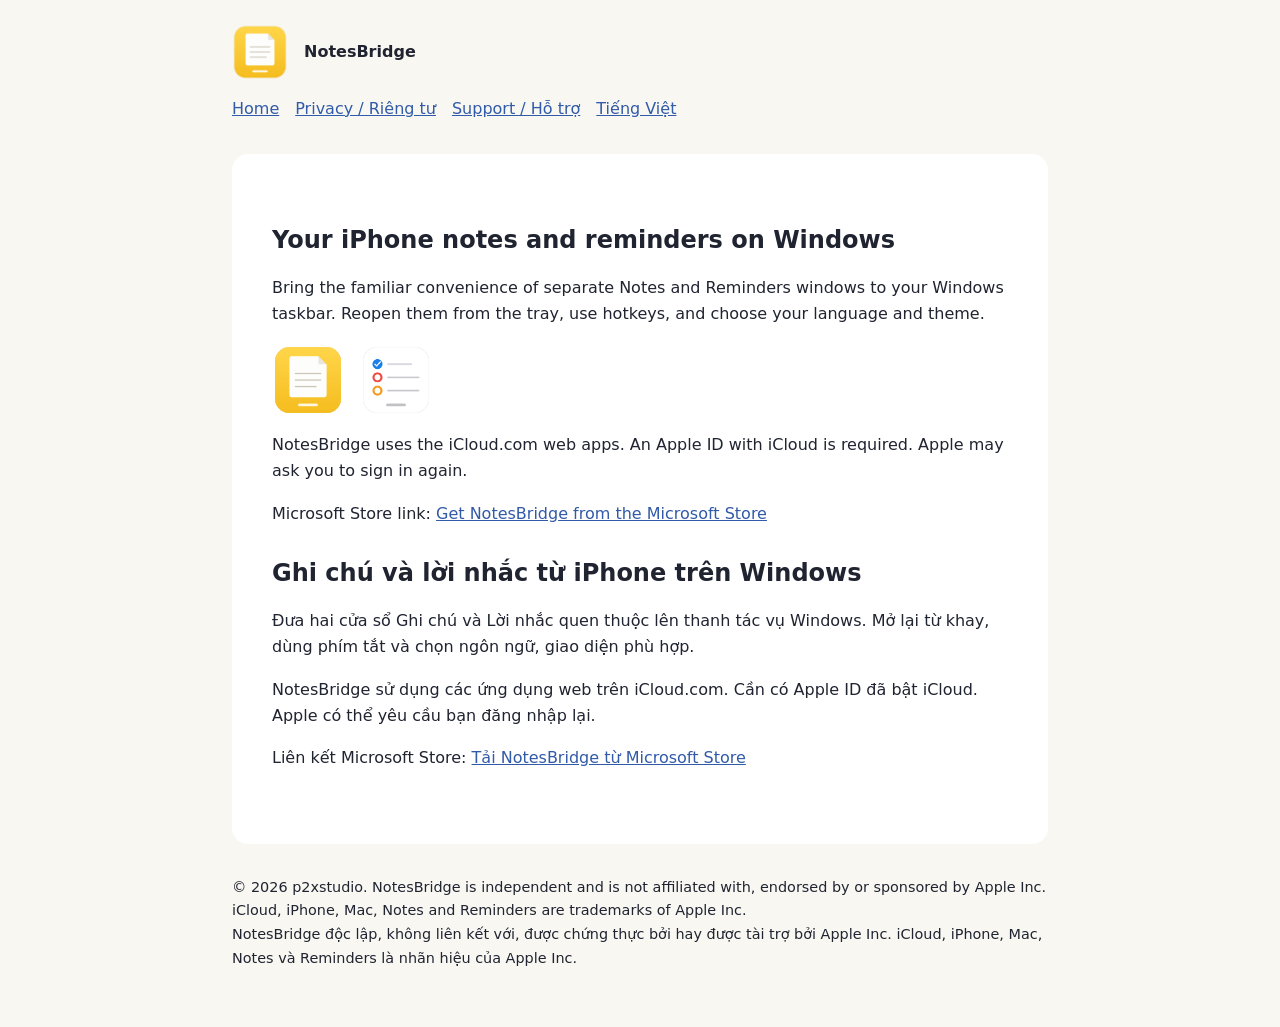
<file: index.html>
<!doctype html><html lang="en"><head><meta charset="utf-8"><meta name="viewport" content="width=device-width,initial-scale=1"><title>NotesBridge</title><link rel="stylesheet" href="assets/style.css"></head><body><header><img src="assets/notes.png" alt=""><strong>NotesBridge</strong></header><nav><a href="index.html">Home</a><a href="privacy.html">Privacy / Riêng tư</a><a href="support.html">Support / Hỗ trợ</a><a href="#vi">Tiếng Việt</a></nav><main><section lang="en"><h1>Your iPhone notes and reminders on Windows</h1><p>Bring the familiar convenience of separate Notes and Reminders windows to your Windows taskbar. Reopen them from the tray, use hotkeys, and choose your language and theme.</p><div class="icons"><img src="assets/notes.png" alt="NotesBridge Notes icon"><img src="assets/reminders.png" alt="NotesBridge Reminders icon"></div><p>NotesBridge uses the iCloud.com web apps. An Apple ID with iCloud is required. Apple may ask you to sign in again.</p><p>Microsoft Store link: <a href="https://apps.microsoft.com/detail/9NQ5GJFNZL1K">Get NotesBridge from the Microsoft Store</a></p></section><section id="vi" lang="vi"><h2>Ghi chú và lời nhắc từ iPhone trên Windows</h2><p>Đưa hai cửa sổ Ghi chú và Lời nhắc quen thuộc lên thanh tác vụ Windows. Mở lại từ khay, dùng phím tắt và chọn ngôn ngữ, giao diện phù hợp.</p><p>NotesBridge sử dụng các ứng dụng web trên iCloud.com. Cần có Apple ID đã bật iCloud. Apple có thể yêu cầu bạn đăng nhập lại.</p><p>Liên kết Microsoft Store: <a href="https://apps.microsoft.com/detail/9NQ5GJFNZL1K">Tải NotesBridge từ Microsoft Store</a></p></section></main><footer>© 2026 p2xstudio. NotesBridge is independent and is not affiliated with, endorsed by or sponsored by Apple Inc. iCloud, iPhone, Mac, Notes and Reminders are trademarks of Apple Inc.<br><span lang="vi">NotesBridge độc lập, không liên kết với, được chứng thực bởi hay được tài trợ bởi Apple Inc. iCloud, iPhone, Mac, Notes và Reminders là nhãn hiệu của Apple Inc.</span></footer></body></html>
</file>
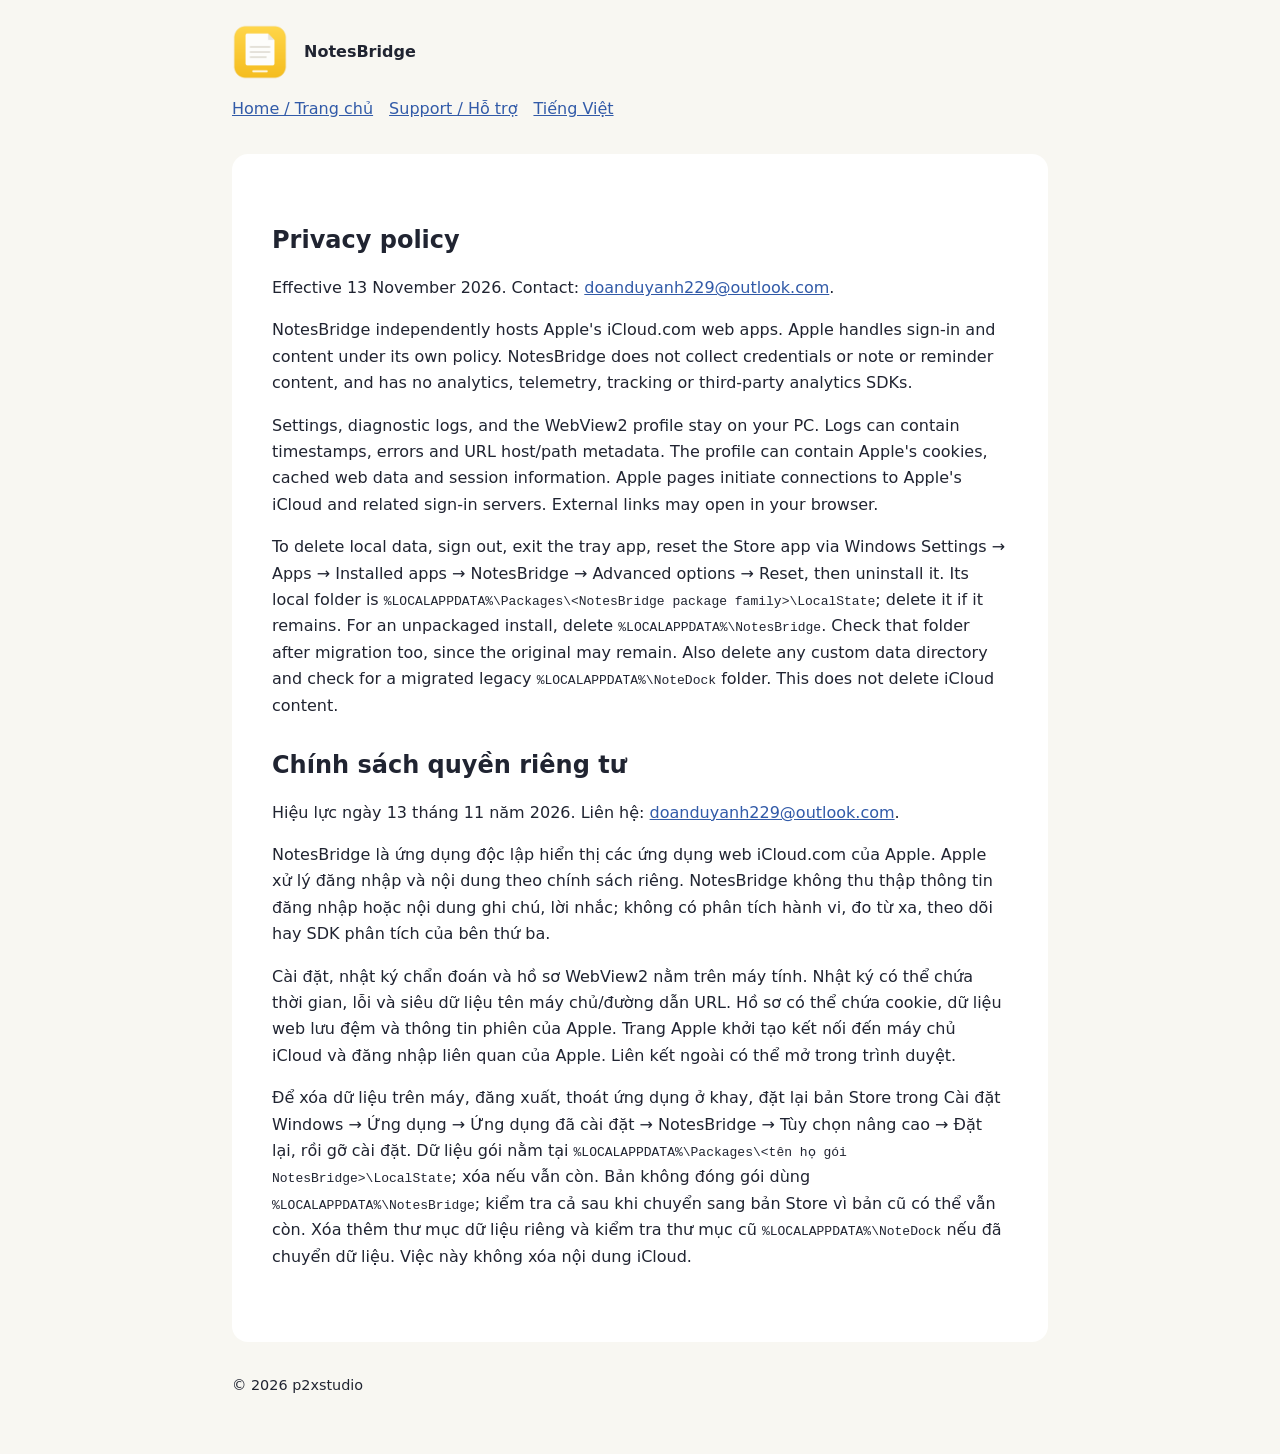
<file: privacy.html>
<!doctype html><html lang="en"><head><meta charset="utf-8"><meta name="viewport" content="width=device-width,initial-scale=1"><title>Privacy — NotesBridge</title><link rel="stylesheet" href="assets/style.css"></head><body><header><img src="assets/notes.png" alt=""><strong>NotesBridge</strong></header><nav><a href="index.html">Home / Trang chủ</a><a href="support.html">Support / Hỗ trợ</a><a href="#vi">Tiếng Việt</a></nav><main><section><h1>Privacy policy</h1><p>Effective 13 November 2026. Contact: <a href="mailto:doanduyanh229@outlook.com">doanduyanh229@outlook.com</a>.</p><p>NotesBridge independently hosts Apple's iCloud.com web apps. Apple handles sign-in and content under its own policy. NotesBridge does not collect credentials or note or reminder content, and has no analytics, telemetry, tracking or third-party analytics SDKs.</p><p>Settings, diagnostic logs, and the WebView2 profile stay on your PC. Logs can contain timestamps, errors and URL host/path metadata. The profile can contain Apple's cookies, cached web data and session information. Apple pages initiate connections to Apple's iCloud and related sign-in servers. External links may open in your browser.</p><p>To delete local data, sign out, exit the tray app, reset the Store app via Windows Settings → Apps → Installed apps → NotesBridge → Advanced options → Reset, then uninstall it. Its local folder is <code>%LOCALAPPDATA%\Packages\&lt;NotesBridge package family&gt;\LocalState</code>; delete it if it remains. For an unpackaged install, delete <code>%LOCALAPPDATA%\NotesBridge</code>. Check that folder after migration too, since the original may remain. Also delete any custom data directory and check for a migrated legacy <code>%LOCALAPPDATA%\NoteDock</code> folder. This does not delete iCloud content.</p></section><section id="vi" lang="vi"><h2>Chính sách quyền riêng tư</h2><p>Hiệu lực ngày 13 tháng 11 năm 2026. Liên hệ: <a href="mailto:doanduyanh229@outlook.com">doanduyanh229@outlook.com</a>.</p><p>NotesBridge là ứng dụng độc lập hiển thị các ứng dụng web iCloud.com của Apple. Apple xử lý đăng nhập và nội dung theo chính sách riêng. NotesBridge không thu thập thông tin đăng nhập hoặc nội dung ghi chú, lời nhắc; không có phân tích hành vi, đo từ xa, theo dõi hay SDK phân tích của bên thứ ba.</p><p>Cài đặt, nhật ký chẩn đoán và hồ sơ WebView2 nằm trên máy tính. Nhật ký có thể chứa thời gian, lỗi và siêu dữ liệu tên máy chủ/đường dẫn URL. Hồ sơ có thể chứa cookie, dữ liệu web lưu đệm và thông tin phiên của Apple. Trang Apple khởi tạo kết nối đến máy chủ iCloud và đăng nhập liên quan của Apple. Liên kết ngoài có thể mở trong trình duyệt.</p><p>Để xóa dữ liệu trên máy, đăng xuất, thoát ứng dụng ở khay, đặt lại bản Store trong Cài đặt Windows → Ứng dụng → Ứng dụng đã cài đặt → NotesBridge → Tùy chọn nâng cao → Đặt lại, rồi gỡ cài đặt. Dữ liệu gói nằm tại <code>%LOCALAPPDATA%\Packages\&lt;tên họ gói NotesBridge&gt;\LocalState</code>; xóa nếu vẫn còn. Bản không đóng gói dùng <code>%LOCALAPPDATA%\NotesBridge</code>; kiểm tra cả sau khi chuyển sang bản Store vì bản cũ có thể vẫn còn. Xóa thêm thư mục dữ liệu riêng và kiểm tra thư mục cũ <code>%LOCALAPPDATA%\NoteDock</code> nếu đã chuyển dữ liệu. Việc này không xóa nội dung iCloud.</p></section></main><footer>© 2026 p2xstudio</footer></body></html>
</file>
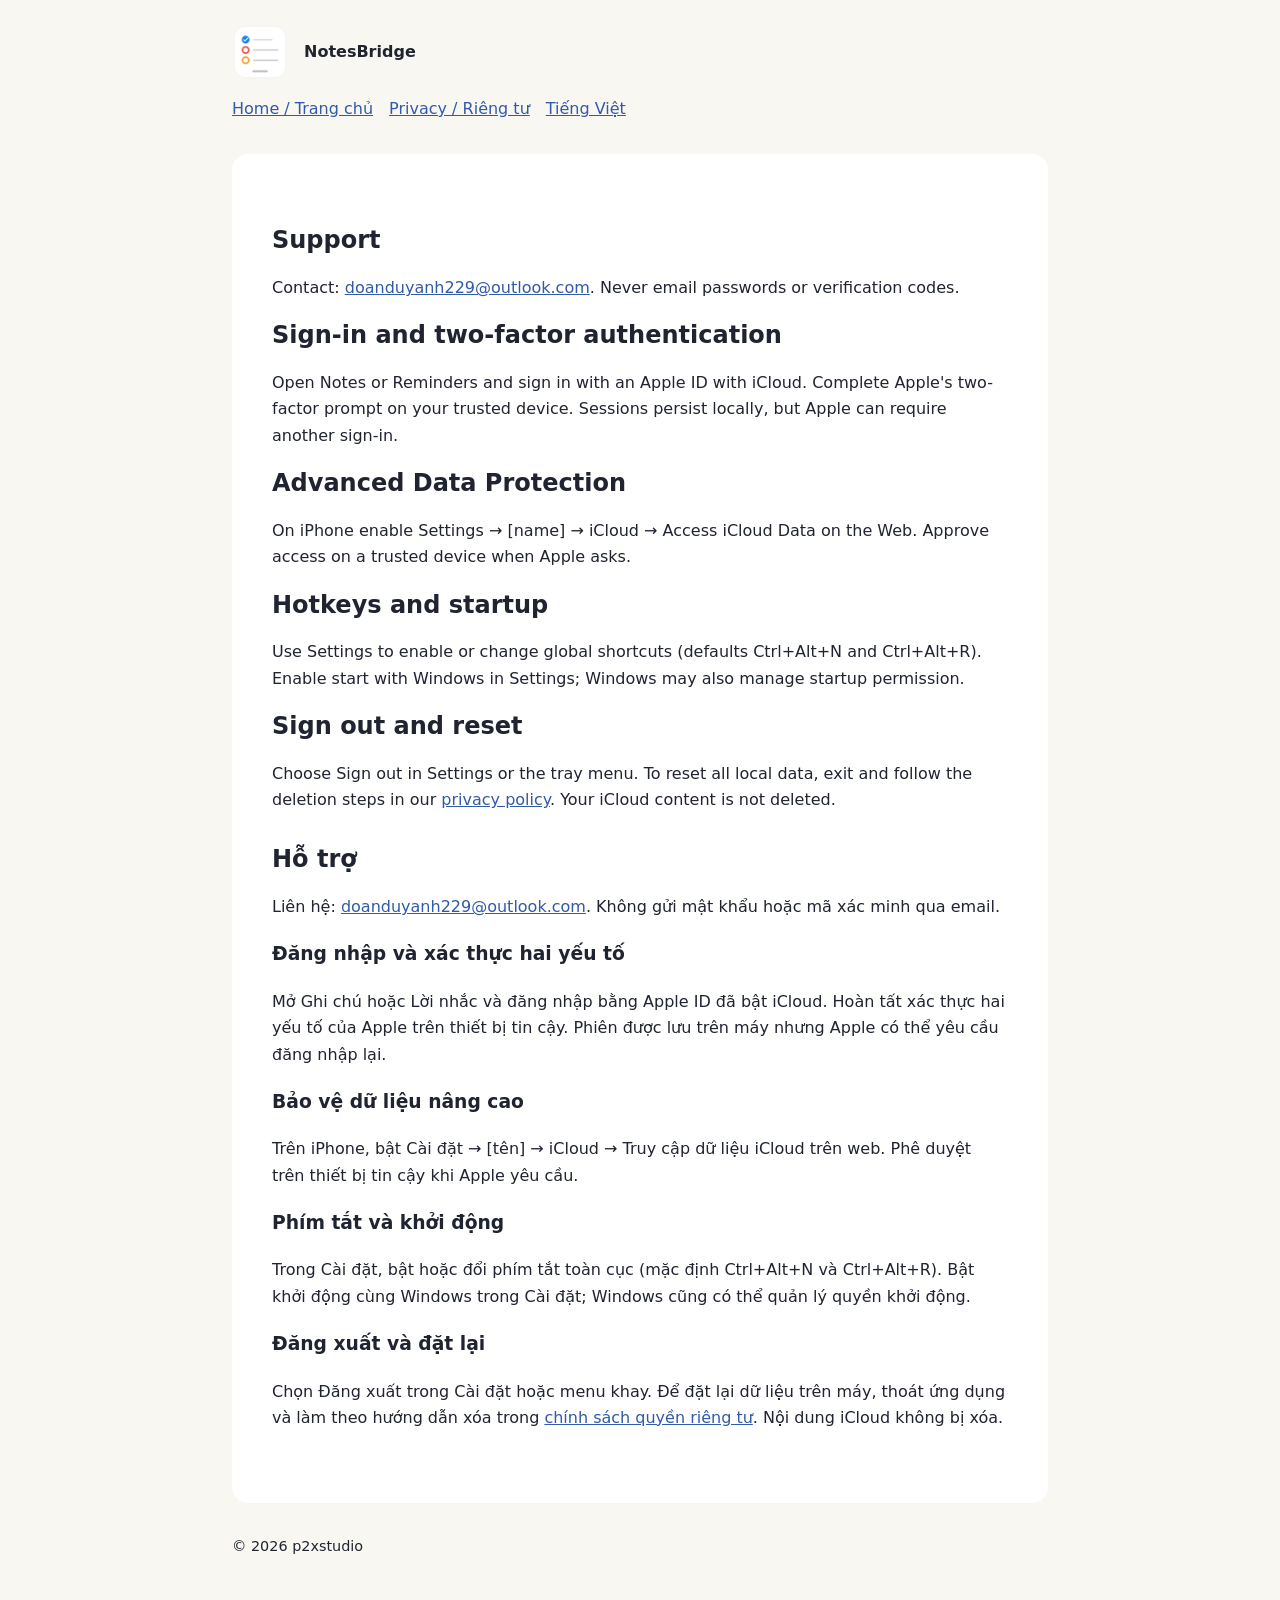
<file: support.html>
<!doctype html><html lang="en"><head><meta charset="utf-8"><meta name="viewport" content="width=device-width,initial-scale=1"><title>Support — NotesBridge</title><link rel="stylesheet" href="assets/style.css"></head><body><header><img src="assets/reminders.png" alt=""><strong>NotesBridge</strong></header><nav><a href="index.html">Home / Trang chủ</a><a href="privacy.html">Privacy / Riêng tư</a><a href="#vi">Tiếng Việt</a></nav><main><section><h1>Support</h1><p>Contact: <a href="mailto:doanduyanh229@outlook.com">doanduyanh229@outlook.com</a>. Never email passwords or verification codes.</p><h2>Sign-in and two-factor authentication</h2><p>Open Notes or Reminders and sign in with an Apple ID with iCloud. Complete Apple's two-factor prompt on your trusted device. Sessions persist locally, but Apple can require another sign-in.</p><h2>Advanced Data Protection</h2><p>On iPhone enable Settings → [name] → iCloud → Access iCloud Data on the Web. Approve access on a trusted device when Apple asks.</p><h2>Hotkeys and startup</h2><p>Use Settings to enable or change global shortcuts (defaults Ctrl+Alt+N and Ctrl+Alt+R). Enable start with Windows in Settings; Windows may also manage startup permission.</p><h2>Sign out and reset</h2><p>Choose Sign out in Settings or the tray menu. To reset all local data, exit and follow the deletion steps in our <a href="privacy.html">privacy policy</a>. Your iCloud content is not deleted.</p></section><section id="vi" lang="vi"><h2>Hỗ trợ</h2><p>Liên hệ: <a href="mailto:doanduyanh229@outlook.com">doanduyanh229@outlook.com</a>. Không gửi mật khẩu hoặc mã xác minh qua email.</p><h3>Đăng nhập và xác thực hai yếu tố</h3><p>Mở Ghi chú hoặc Lời nhắc và đăng nhập bằng Apple ID đã bật iCloud. Hoàn tất xác thực hai yếu tố của Apple trên thiết bị tin cậy. Phiên được lưu trên máy nhưng Apple có thể yêu cầu đăng nhập lại.</p><h3>Bảo vệ dữ liệu nâng cao</h3><p>Trên iPhone, bật Cài đặt → [tên] → iCloud → Truy cập dữ liệu iCloud trên web. Phê duyệt trên thiết bị tin cậy khi Apple yêu cầu.</p><h3>Phím tắt và khởi động</h3><p>Trong Cài đặt, bật hoặc đổi phím tắt toàn cục (mặc định Ctrl+Alt+N và Ctrl+Alt+R). Bật khởi động cùng Windows trong Cài đặt; Windows cũng có thể quản lý quyền khởi động.</p><h3>Đăng xuất và đặt lại</h3><p>Chọn Đăng xuất trong Cài đặt hoặc menu khay. Để đặt lại dữ liệu trên máy, thoát ứng dụng và làm theo hướng dẫn xóa trong <a href="privacy.html#vi">chính sách quyền riêng tư</a>. Nội dung iCloud không bị xóa.</p></section></main><footer>© 2026 p2xstudio</footer></body></html>
</file>
<file: assets/style.css>
:root{font-family:system-ui,sans-serif;color-scheme:light dark;background:#f8f7f2;color:#202431}*{box-sizing:border-box}body{max-width:54rem;margin:auto;padding:1.5rem;line-height:1.65}header,nav,.icons{display:flex;align-items:center;gap:1rem;flex-wrap:wrap}header img{width:56px;height:56px}nav{margin:1rem 0 2rem}a{color:#315aa8}main{background:#fff;border-radius:1rem;padding:clamp(1rem,4vw,2.5rem)}h1,h2{line-height:1.2}section{margin:2rem 0}footer{margin:2rem 0;font-size:.9rem}.icons img{width:72px;height:72px}@media(prefers-color-scheme:dark){:root{background:#11151d;color:#ebedf4}main{background:#202633}a{color:#a7c4ff}}@media(max-width:480px){body{padding:.8rem}nav{gap:.7rem}}
</file>
